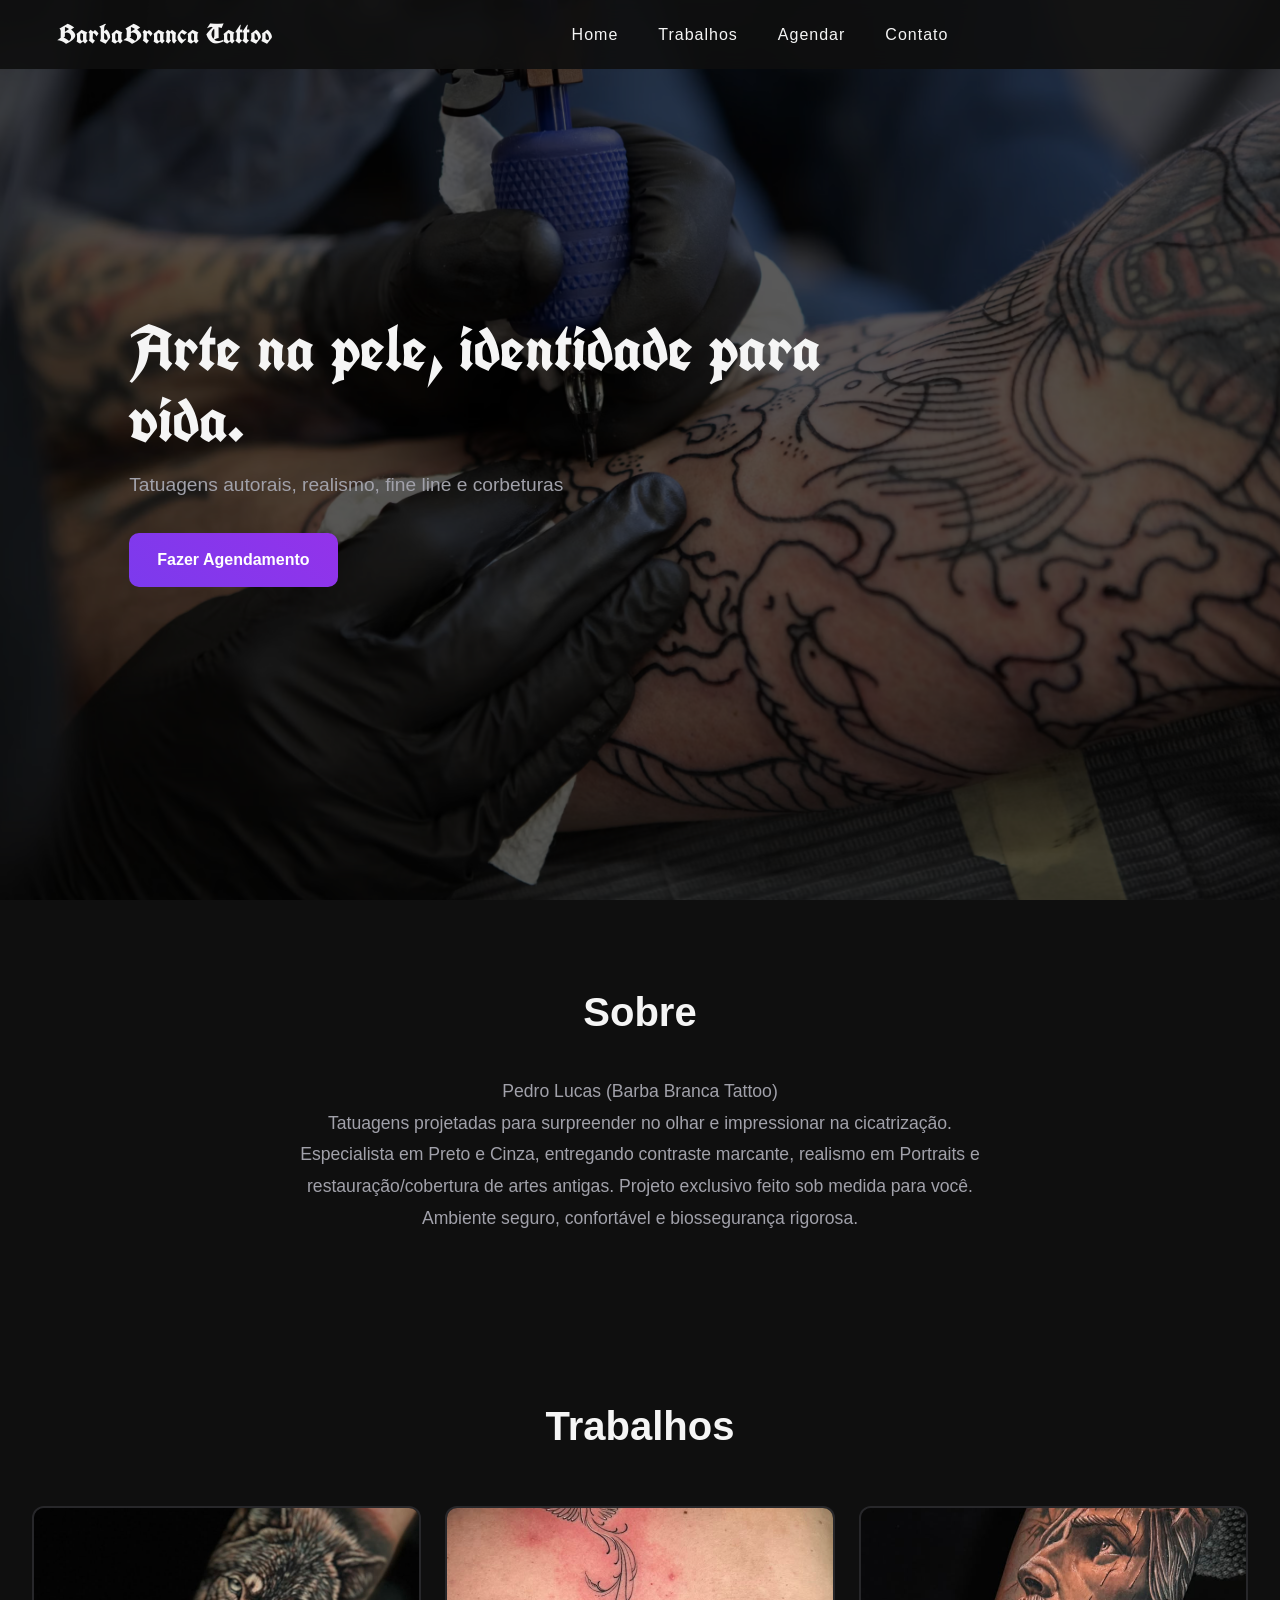
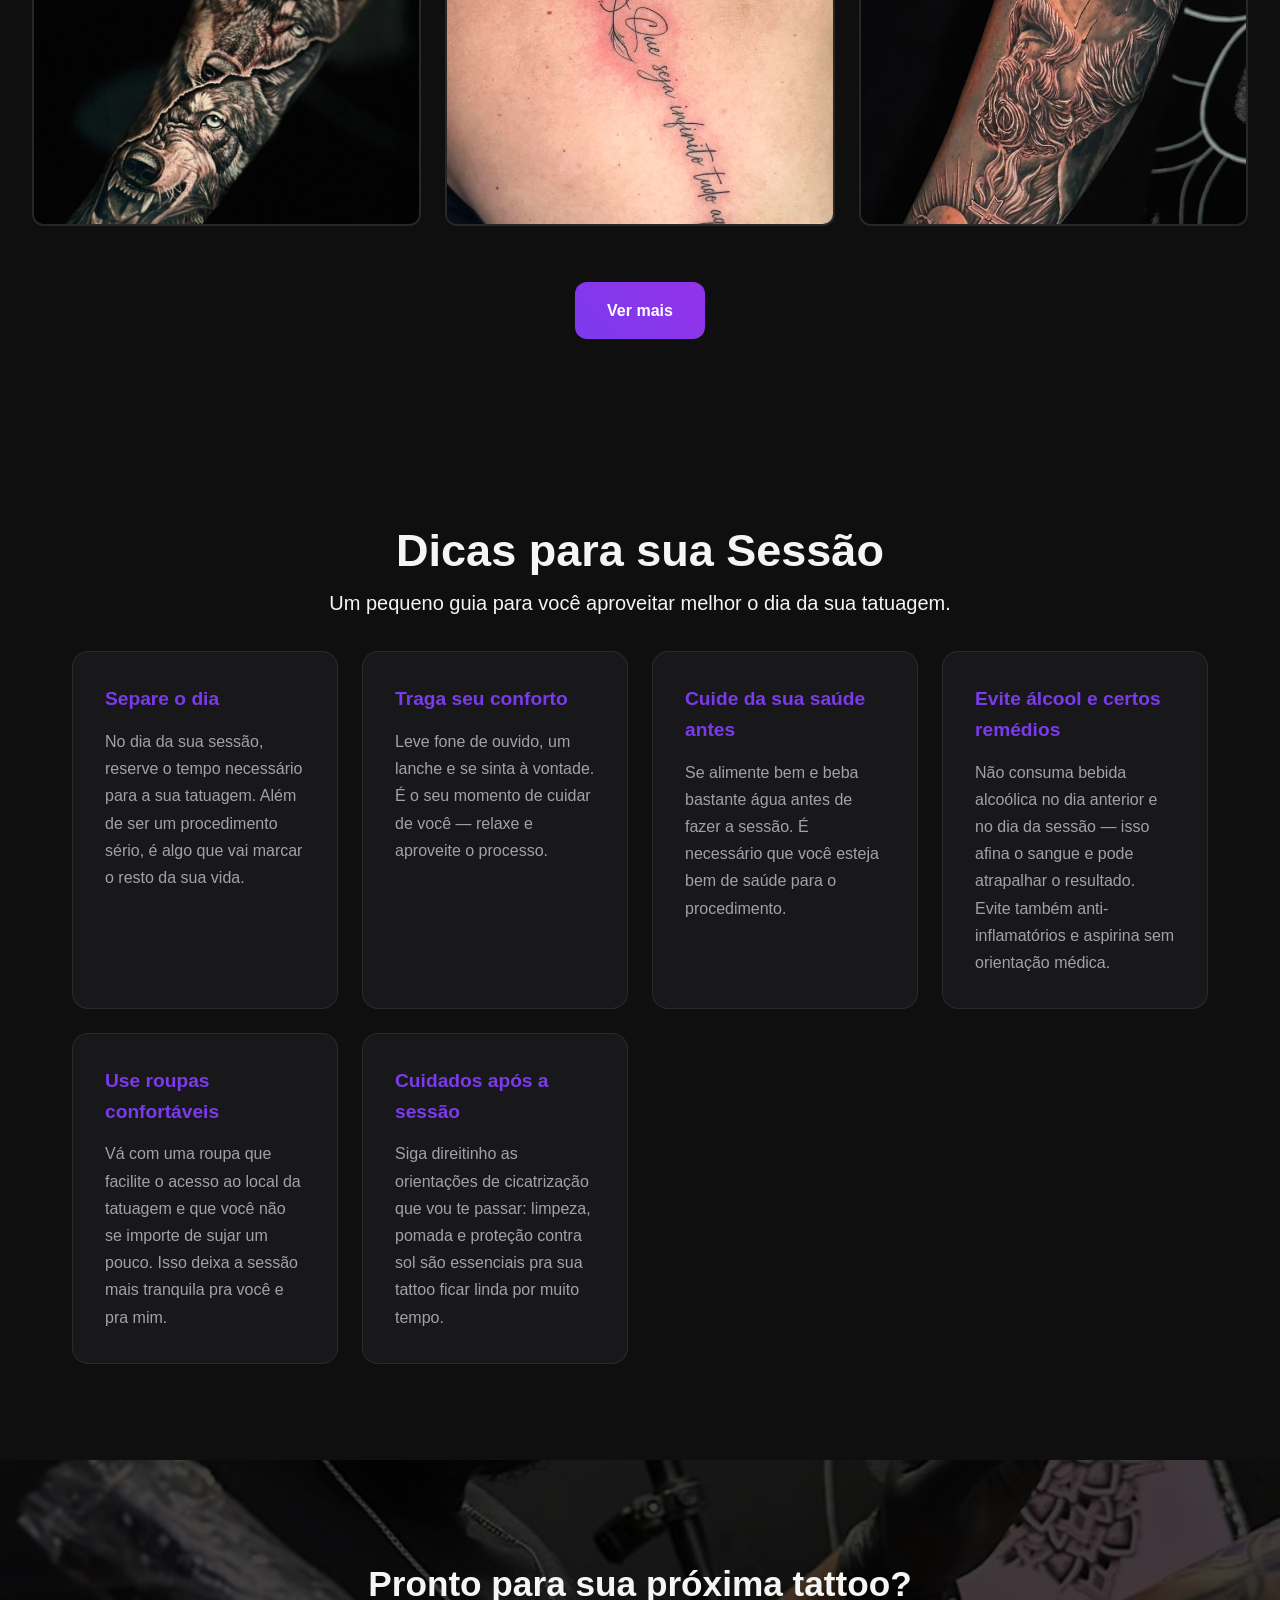
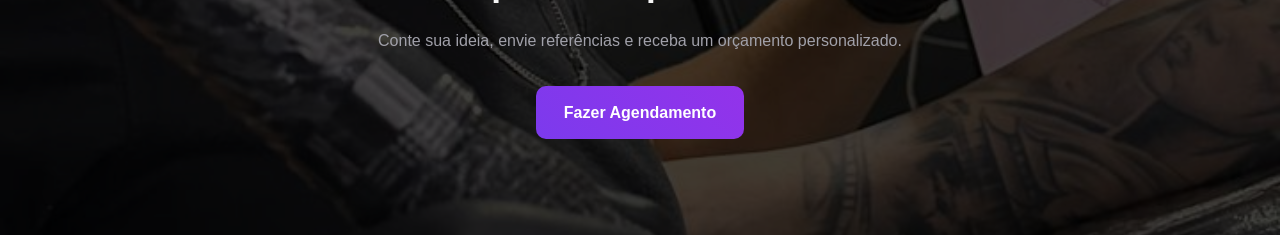
<file: index.html>
<!DOCTYPE html>
<html lang="pt-br">
<head>
<meta charset="UTF-8">
<meta name="viewport" content="width=device-width, initial-scale=1.0">
<title>BarbaBranca Tattoo</title>
<link rel="stylesheet" href="style.css">
</head>

<body>

<nav class="navbar">
  <div class="logo">BarbaBranca Tattoo</div>


  <ul class="menu" id="menu">
    <li><a href="index.html">Home</a></li>
    <li><a href="trabalhos.html">Trabalhos</a></li>
    <li><a href="agendamento.html">Agendar</a></li>
    <!-- <li><a href="dicas.html">Dicas</a></li> -->
    <li><a href="contato.html">Contato</a></li>
  </ul>
</nav>

<header class="hero">
  <div class="hero-overlay"></div>

  <div class="hero-conteudo">
    <h1>Arte na pele, identidade para vida.</h1>
    <p>Tatuagens autorais, realismo, fine line e corbeturas</p>

    <a href="agendamento.html" class="botao-hero">
      Fazer Agendamento
    </a>
  </div>
</header>

<section class="sobre" id="sobre">
  <h2>Sobre</h2>
  <p>
    Pedro Lucas (Barba Branca Tattoo) <br>

Tatuagens projetadas para surpreender no olhar e impressionar na cicatrização.

Especialista em Preto e Cinza, entregando contraste marcante, realismo em Portraits e restauração/cobertura de artes antigas.
Projeto exclusivo feito sob medida para você.

Ambiente seguro, confortável e biossegurança rigorosa.
  </p>
</section>

<section class="galeria" id="galeria">
  <h2>Trabalhos</h2>

  <div class="galeria-imagens">
    <div class="img-item"><img src="img/realismo18.jpeg"></div>
    <div class="img-item"><img src="img/delicada12.jpeg"></div>
    <div class="img-item"><img src="img/cobertura8.jpeg"></div>
  </div>

  <div class="galeria-botao">
    <a href="trabalhos.html" class="botao-trabalhos">Ver mais</a>
  </div>
</section>

<section class="container">

        <div class="pagina-topo">
            <h1 class="centro">Dicas para sua Sessão</h1>
            <p id="centro">
                Um pequeno guia para você aproveitar melhor o dia da sua tatuagem.
            </p>
        </div>

        <div class="dicas-lista">

            <div class="dica-card">
                <h3>Separe o dia</h3>
                <p>
                    No dia da sua sessão, reserve o tempo necessário para a sua tatuagem.
                    Além de ser um procedimento sério, é algo que vai marcar o resto da sua vida.
                </p>
            </div>

            <div class="dica-card">
                <h3>Traga seu conforto</h3>
                <p>
                    Leve fone de ouvido, um lanche e se sinta à vontade. É o seu momento
                    de cuidar de você — relaxe e aproveite o processo.
                </p>
            </div>

            <div class="dica-card">
                <h3>Cuide da sua saúde antes</h3>
                <p>
                    Se alimente bem e beba bastante água antes de fazer a sessão.
                    É necessário que você esteja bem de saúde para o procedimento.
                </p>
            </div>
            <div class="dica-card">
                <h3>Evite álcool e certos remédios</h3>
                <p>
                    Não consuma bebida alcoólica no dia anterior e no dia da sessão — isso afina o sangue
                    e pode atrapalhar o resultado. Evite também anti-inflamatórios e aspirina sem orientação médica.
                </p>
            </div>

            <div class="dica-card">
                <h3>Use roupas confortáveis</h3>
                <p>
                    Vá com uma roupa que facilite o acesso ao local da tatuagem e que você não se importe
                    de sujar um pouco. Isso deixa a sessão mais tranquila pra você e pra mim.
                </p>
            </div>

            <div class="dica-card">
                <h3>Cuidados após a sessão</h3>
                <p>
                    Siga direitinho as orientações de cicatrização que vou te passar: limpeza, pomada e
                    proteção contra sol são essenciais pra sua tattoo ficar linda por muito tempo.
                </p>
            </div>

        </div>

    </section>

<section class="agendamento" id="agendamento">

    <h2>Pronto para sua próxima tattoo?</h2>

    <p>
        Conte sua ideia, envie referências e receba um orçamento personalizado.
    </p>

    <a href="agendamento.html" class="botao-agendar">
        Fazer Agendamento
    </a>

</section>

 <button id="btn-topo" aria-label="Voltar ao topo">↑</button>

<script src="script.js"></script>
</body>
</html>
</file>
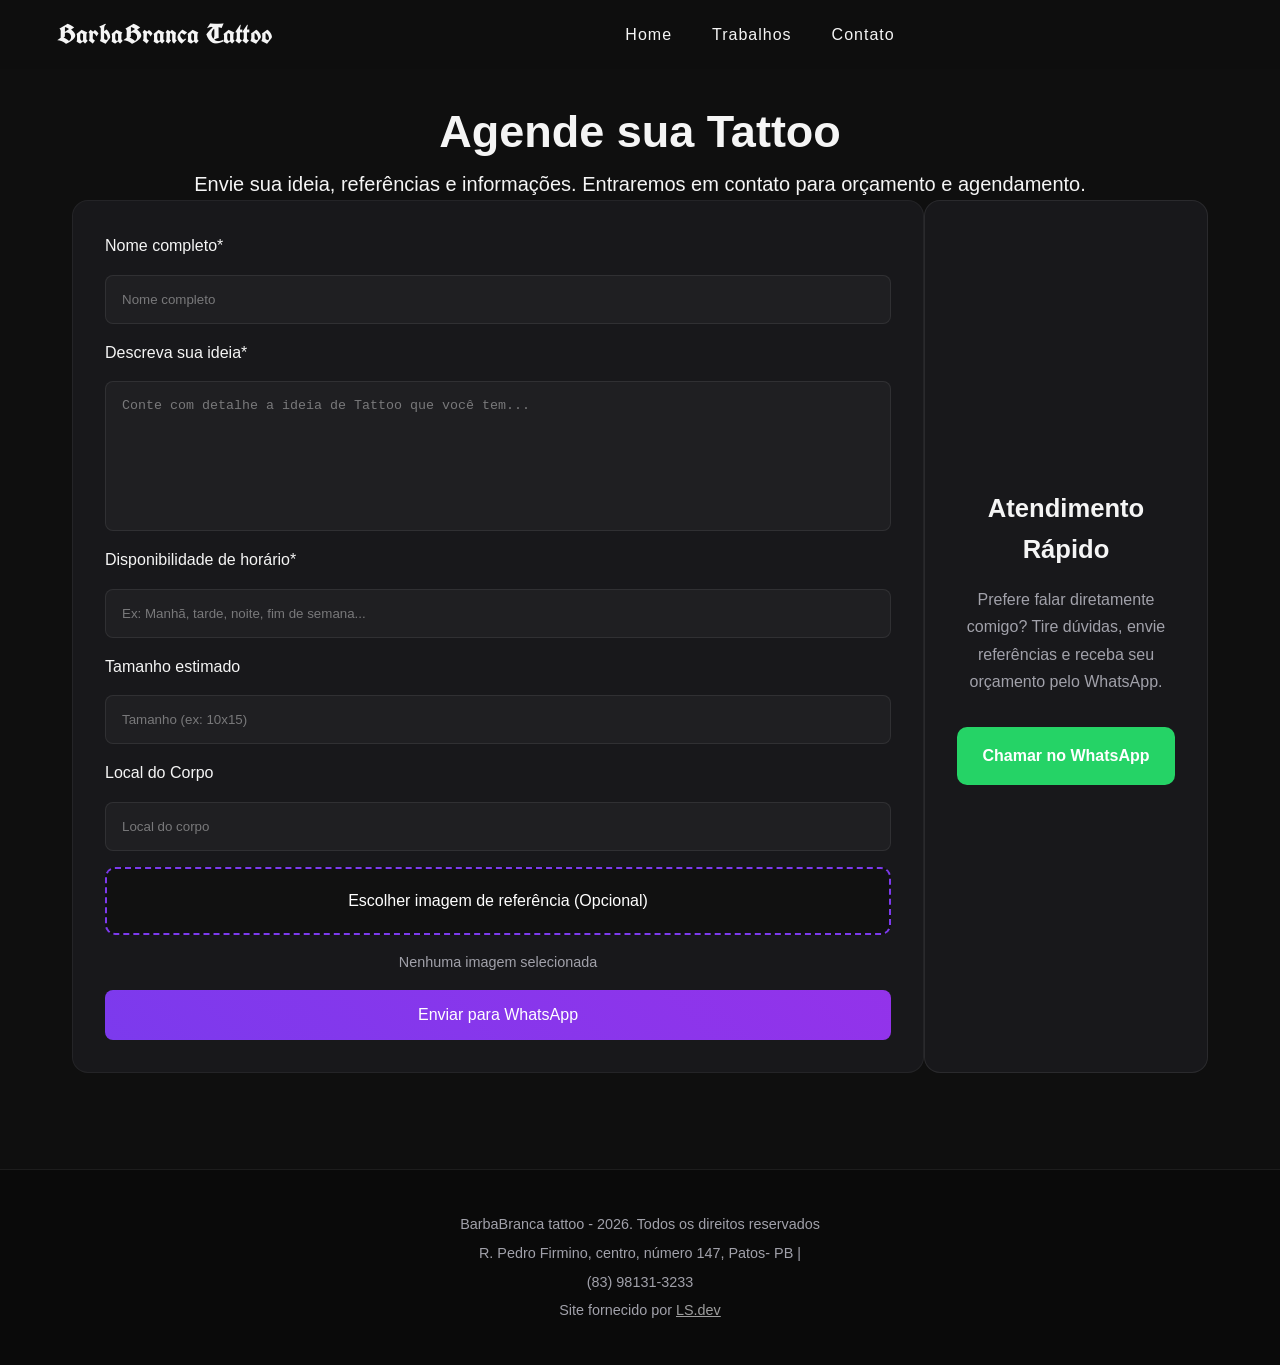
<file: agendamento.html>
<!DOCTYPE html>
<html lang="pt-br">
<head>
<meta charset="UTF-8">
<meta name="viewport" content="width=device-width, initial-scale=1.0">
<title>Agendamentos</title>
<link rel="stylesheet" href="style.css">
</head>

<body>

<nav class="navbar">
    <div class="logo">BarbaBranca Tattoo</div>


    <ul class="menu" id="menu">
        <li><a href="index.html">Home</a></li>
        <li><a href="trabalhos.html">Trabalhos</a></li>
        
        <li><a href="contato.html">Contato</a></li>
    </ul>
</nav>


<section class="container">



    <div class="pagina-topo">
    <h1 class="centro">Agende sua Tattoo</h1>

    <p id="centro">
        Envie sua ideia, referências e informações.
        Entraremos em contato para orçamento e agendamento.
    </p>
</div>
    <div class="agendamento-container">

      
        <!-- FORMULÁRIO -->
        <form id="form-agendamento">

            <label>Nome completo*</label>
            <input
                type="text"
                id="nome"
                placeholder="Nome completo"
                required
            >

            <label>Descreva sua ideia*</label>
            <textarea
                id="descricao"
                placeholder="Conte com detalhe a ideia de Tattoo que você tem..."
            ></textarea>

              <label>Disponibilidade de horário*</label>
            <input
                type="text"
                id="tamanho"
                placeholder="Ex: Manhã, tarde, noite, fim de semana... "
            >

            <label>Tamanho estimado</label>
            <input
                type="text"
                id="tamanho"
                placeholder="Tamanho (ex: 10x15)"
            >

            <label>Local do Corpo</label>
            <input
                type="text"
                id="local"
                placeholder="Local do corpo"
            >

            <label class="upload-label" for="referencia">
                Escolher imagem de referência (Opcional)
            </label>

            <input
                type="file"
                id="referencia"
                accept="image/*"
                hidden
            >

            <p id="nome-arquivo">
                Nenhuma imagem selecionada
            </p>

            <button type="submit">
                Enviar para WhatsApp
            </button>

        </form>

        <!-- CARD WHATSAPP -->
        <div class="whatsapp-box">

            <h3>Atendimento Rápido</h3>

            <p>
                Prefere falar diretamente comigo?
                Tire dúvidas, envie referências e receba seu orçamento pelo WhatsApp.
            </p>

            <a
                href="https://wa.me/5583981313233"
                target="_blank"
                class="botao-whatsapp-direto"
            >
                 Chamar no WhatsApp
            </a>

        </div>

    </div>

</section>

<footer>

    BarbaBranca tattoo - 2026. Todos os direitos reservados <br>
    R. Pedro Firmino, centro, número 147,  Patos- PB | <br>
    (83) 98131-3233 <br>
    Site fornecido por <a href="https://www.instagram.com/lucas_soaresdf/">LS.dev</a>

  </footer>

   <button id="btn-topo" aria-label="Voltar ao topo">↑</button>

<script src="script.js"></script>

</body>
</html>
</file>
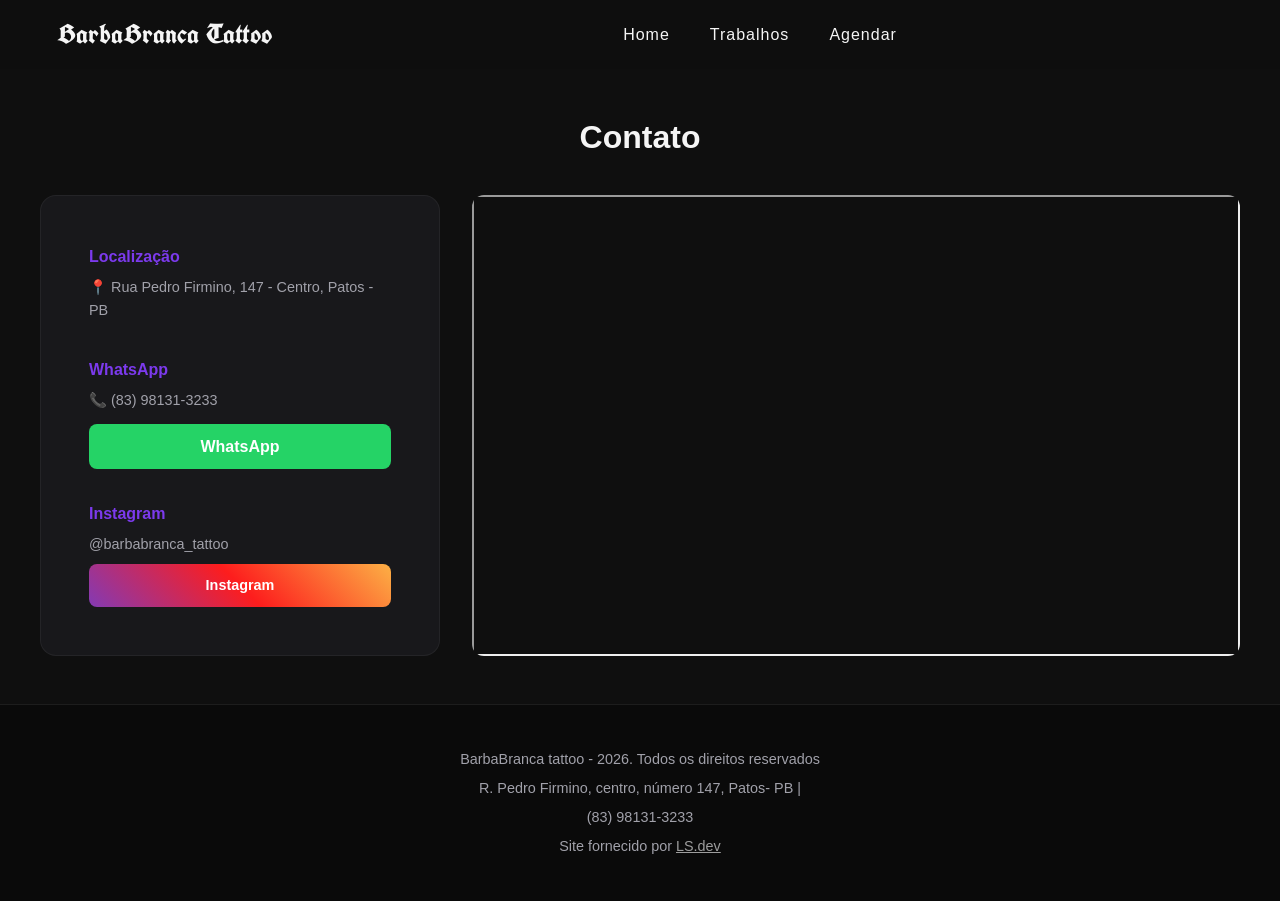
<file: contato.html>
<!DOCTYPE html>
<html lang="pt-br">

<head>
    <meta charset="UTF-8">
    <meta name="viewport" content="width=device-width, initial-scale=1.0">
    <title>Contato</title>
    <link rel="stylesheet" href="style.css">
</head>

<body>

    <nav class="navbar">
        <div class="logo">BarbaBranca Tattoo</div>

        <ul class="menu" id="menu">
            <li><a href="index.html">Home</a></li>
            <li><a href="trabalhos.html">Trabalhos</a></li>
            <li><a href="agendamento.html">Agendar</a></li>

        </ul>
    </nav>

    <section class="pagina-contato">

        <h1>Contato</h1>

        <div class="contato-layout">

            <div class="informacoes">

                <div class="info-item">
                    <h2>Localização</h2>
                    <p>
                    <p>📍 Rua Pedro Firmino, 147 - Centro, Patos - PB</p>
                    </p>
                </div>

                <div class="info-item">
                    <h2>WhatsApp</h2>
                    <p>📞 (83) 98131-3233</p>

                    <a class="botao-whatsapp" href="https://wa.me/5583981313233" target="_blank">
                        WhatsApp
                    </a>
                </div>

                <div class="info-item">
                    <h2>Instagram</h2>
                    <p>@barbabranca_tattoo</p>

                    <a class="botao-instagram" href="https://instagram.com/barbabranca_tattoo" target="_blank">
                        Instagram
                    </a>
                </div>

            </div>

            <div class="mapa">
                <iframe
                    src="https://www.google.com/maps?q=Rua+Doutor+Pedro+Firmino,+147,+Centro,+Patos+-+PB,+58700-070&output=embed"
                    allowfullscreen="" loading="lazy">
                </iframe>
            </div>

        </div>

    </section>

    <footer>

        BarbaBranca tattoo - 2026. Todos os direitos reservados <br>
        R. Pedro Firmino, centro, número 147, Patos- PB | <br>
        (83) 98131-3233 <br>
        Site fornecido por <a href="https://www.instagram.com/lucas_soaresdf/">LS.dev</a>

    </footer>

   

    <script src="script.js"></script>
</body>

</html>
</file>
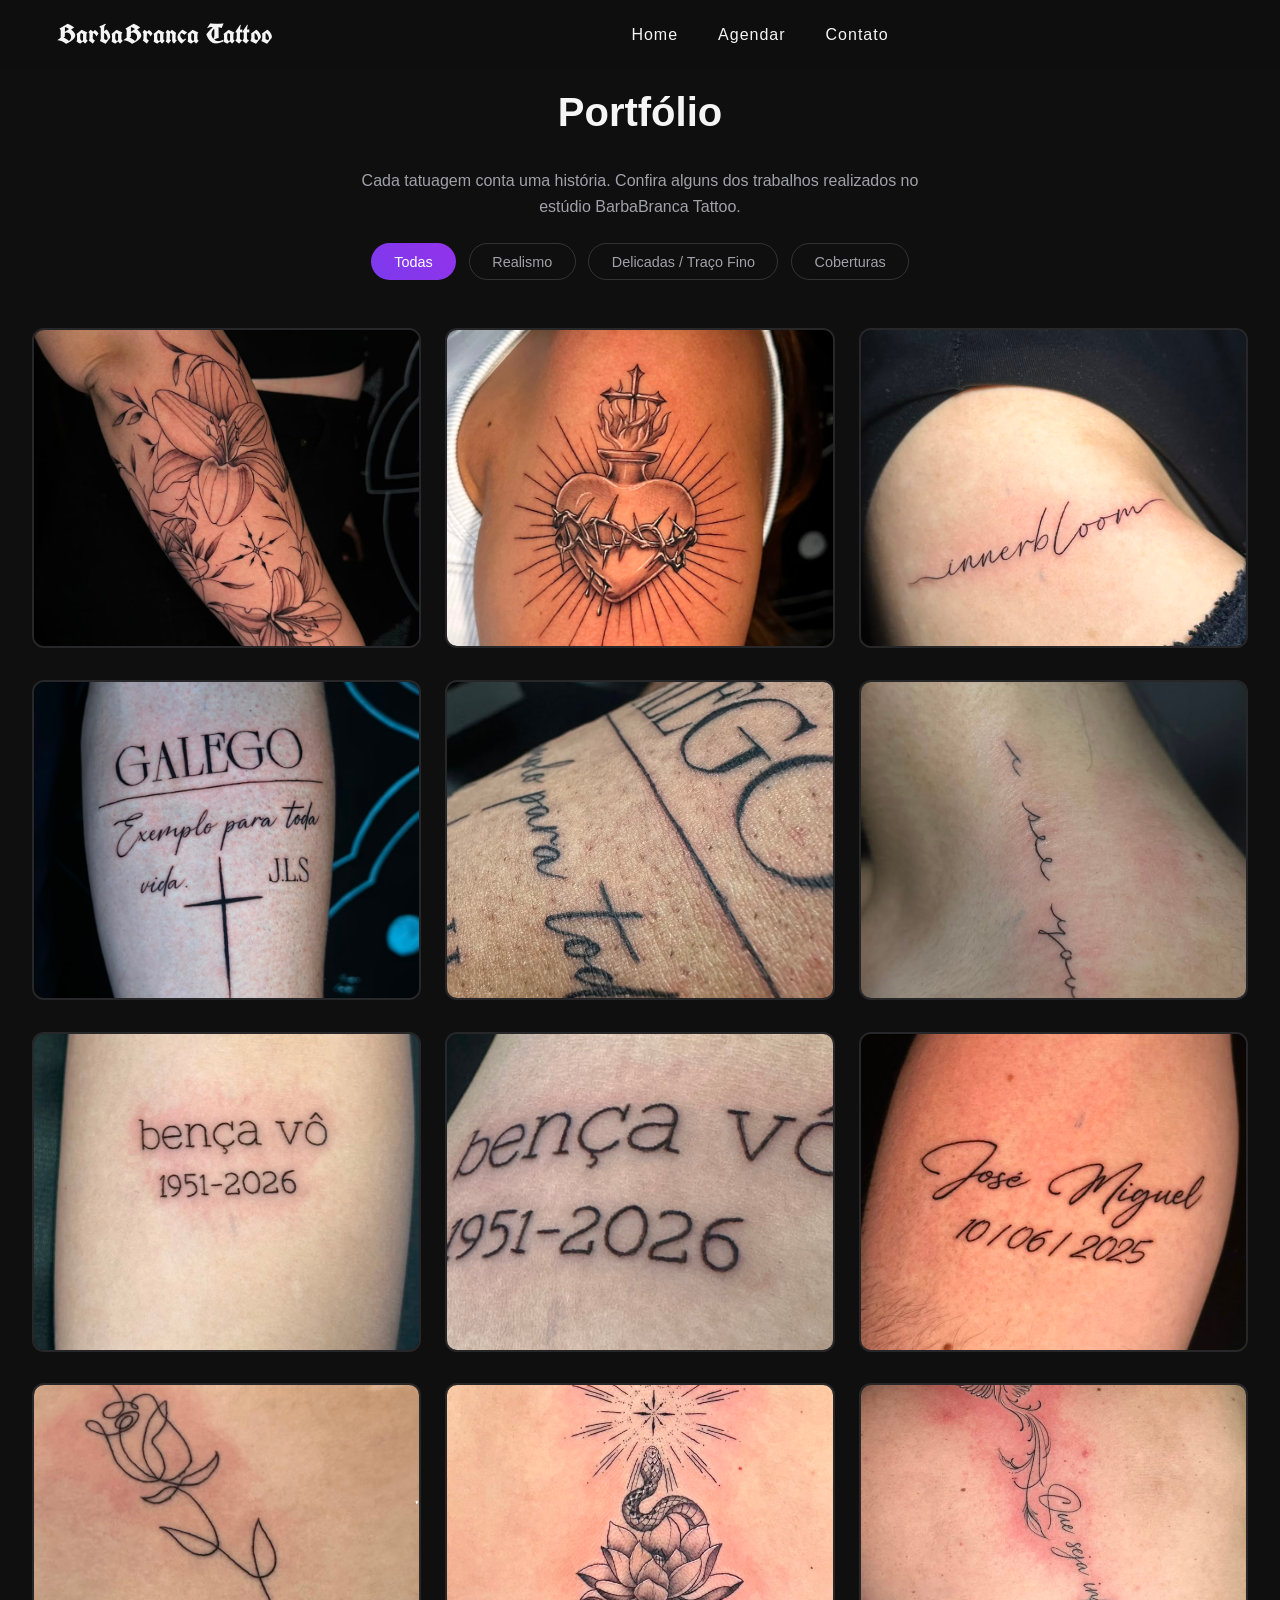
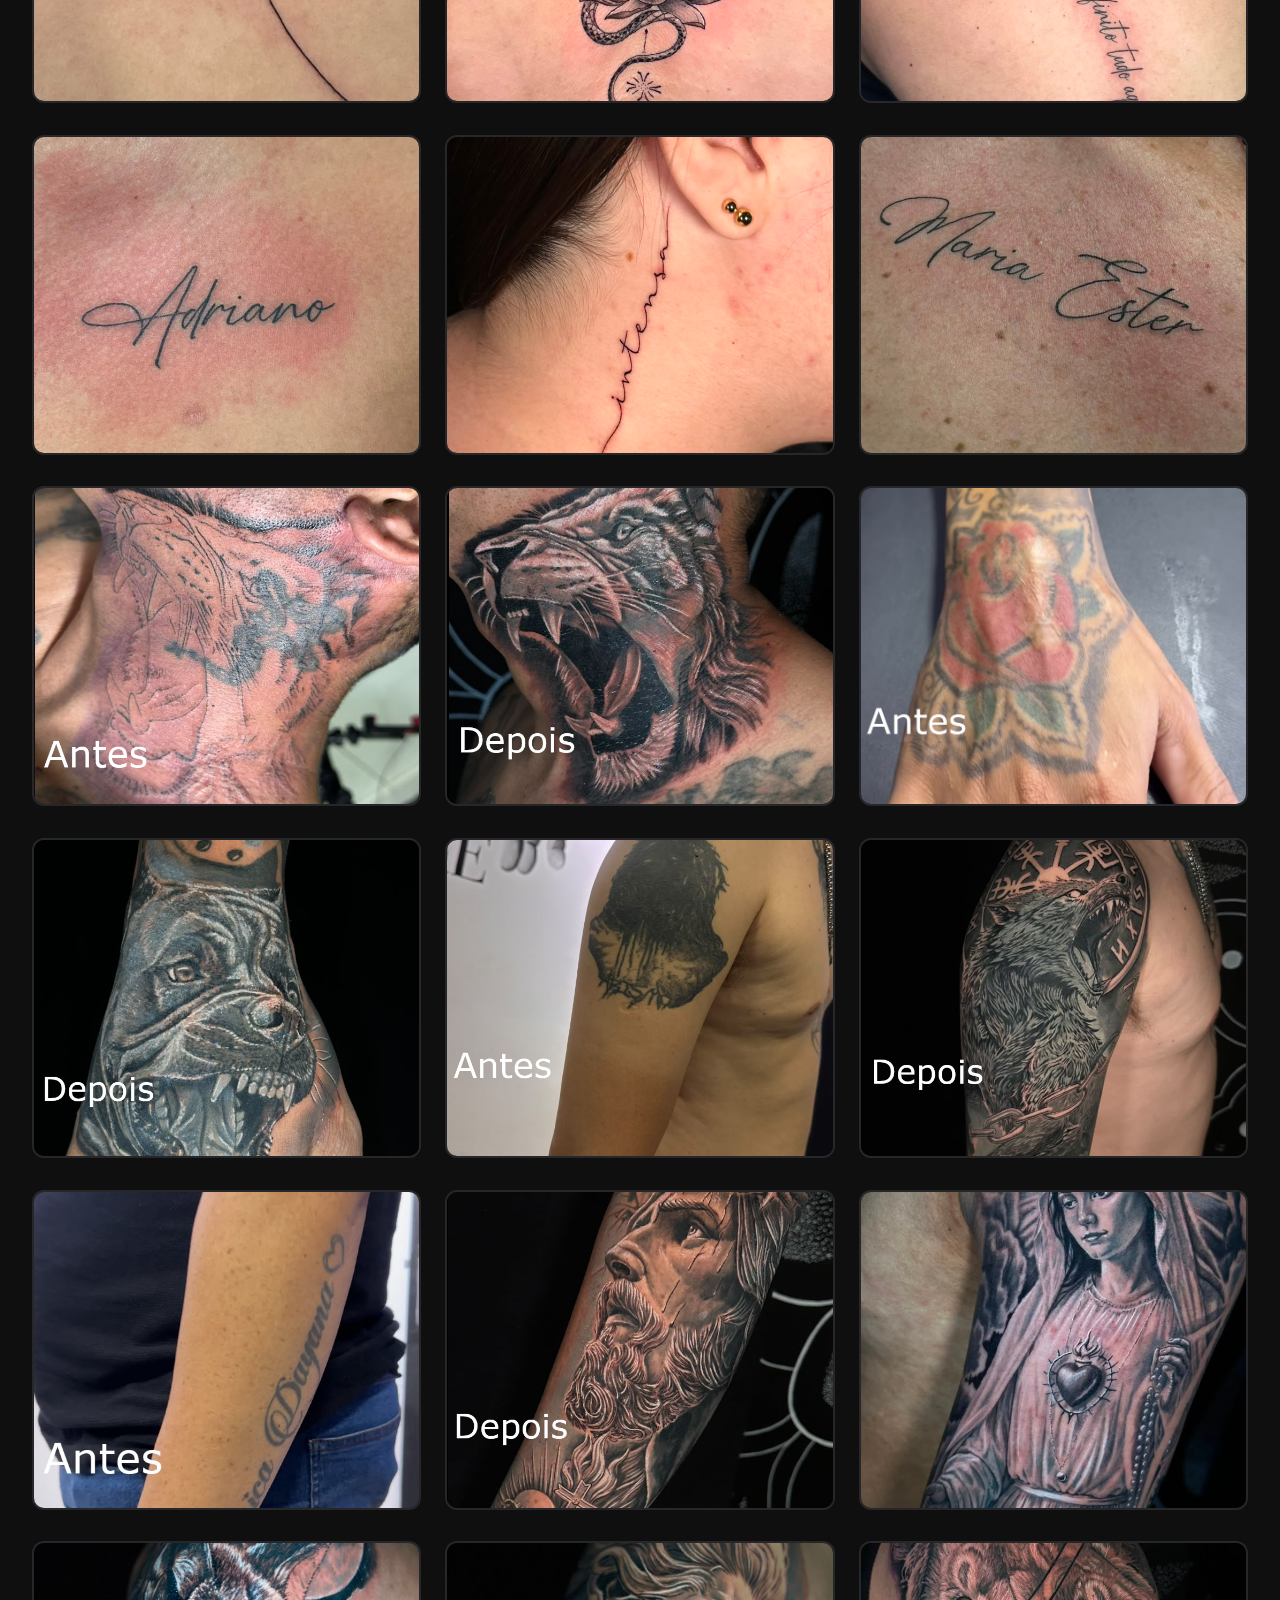
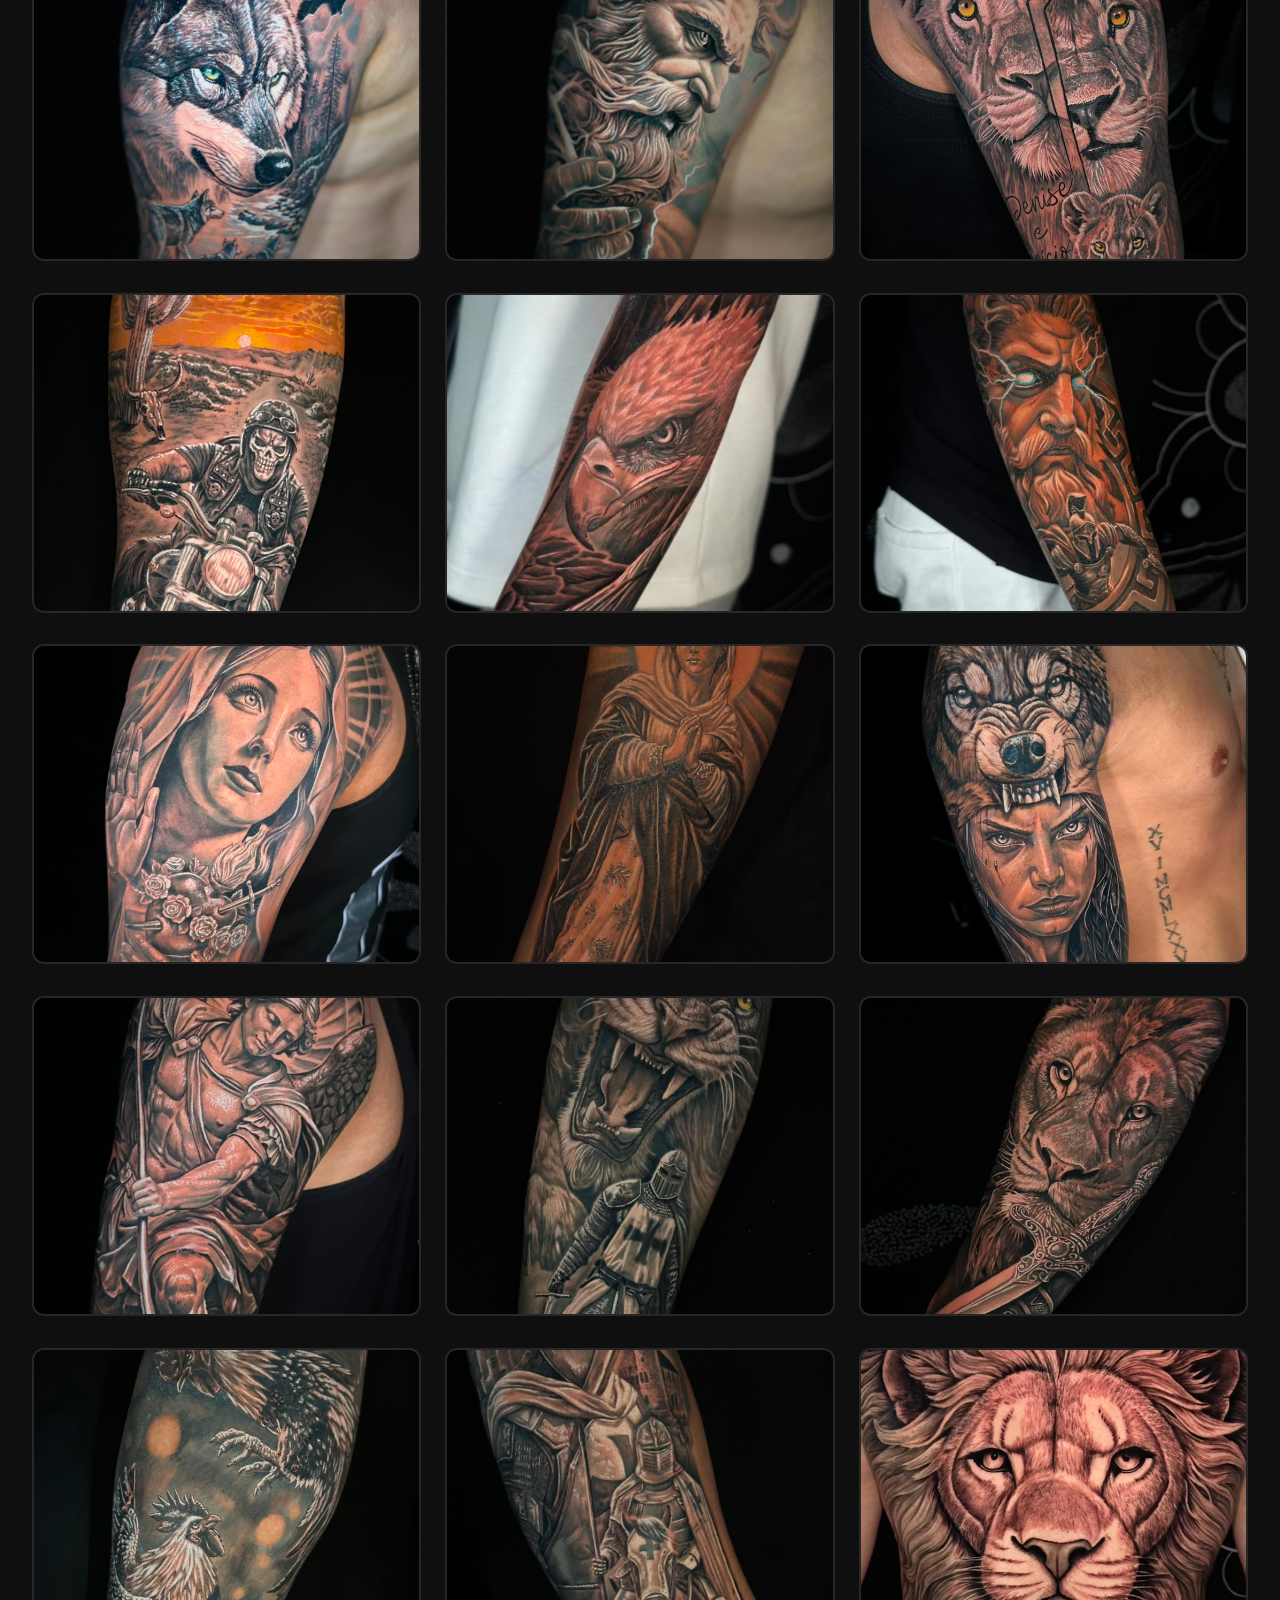
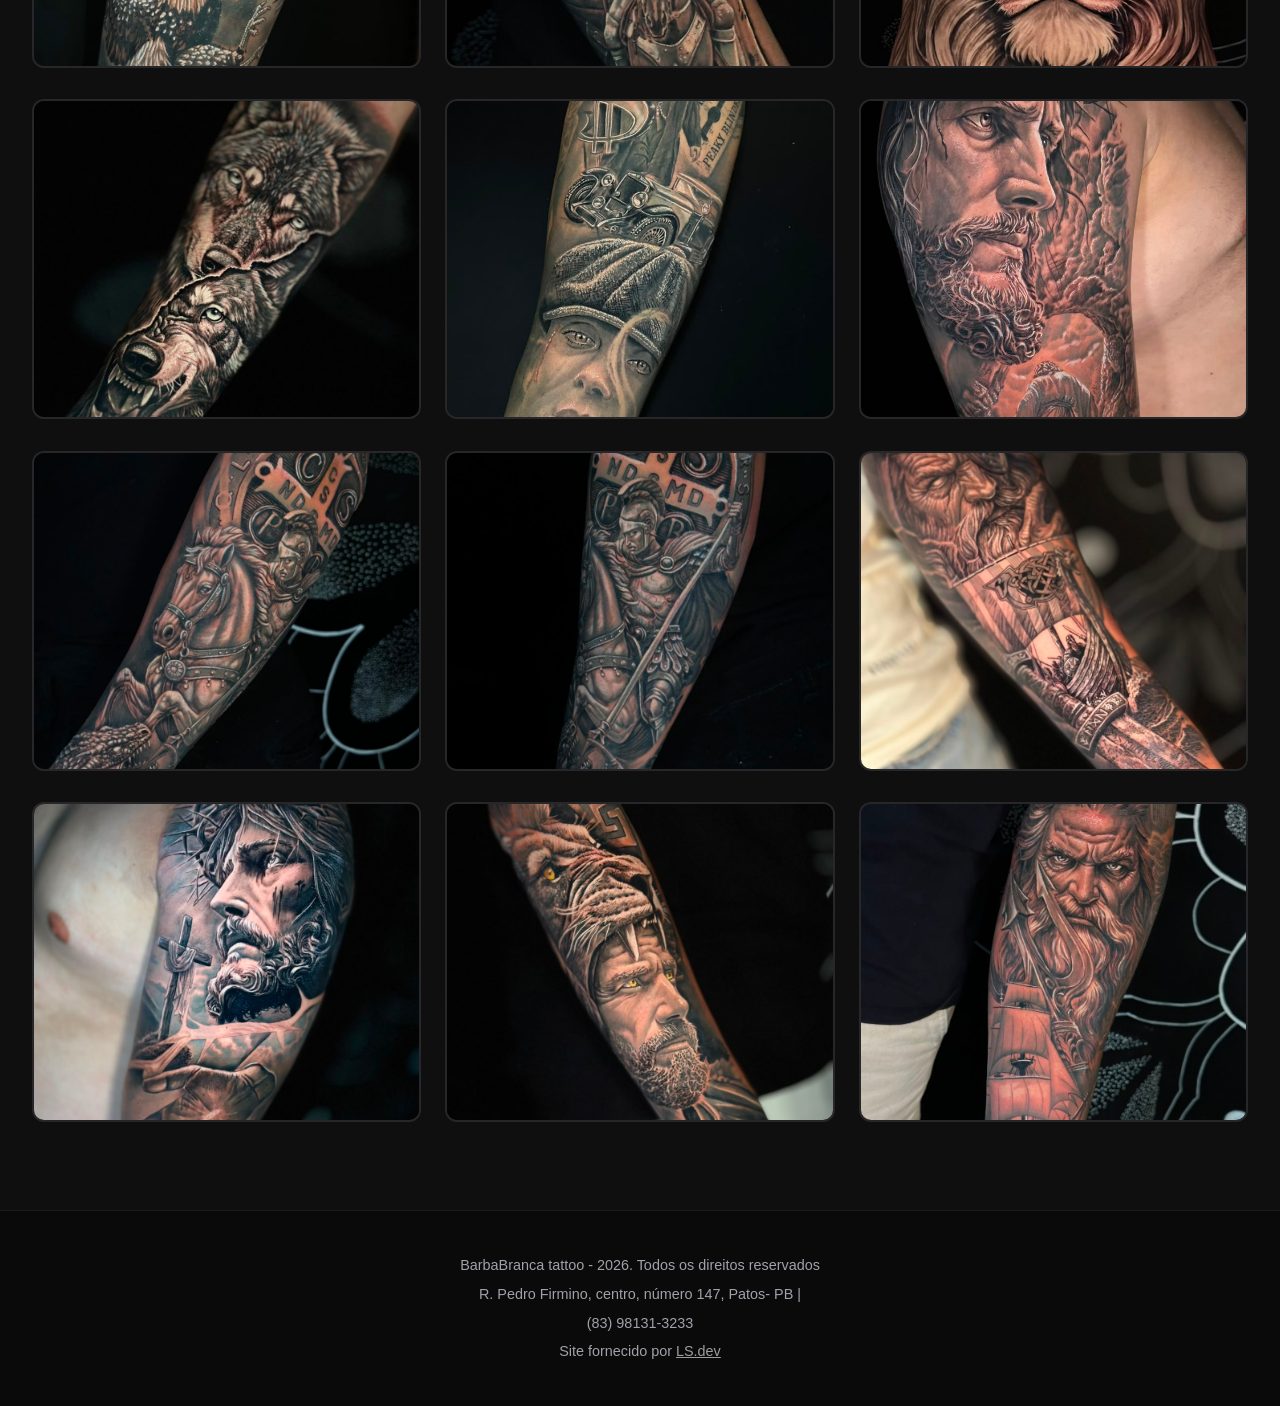
<file: trabalhos.html>
<!DOCTYPE html>
<html lang="pt-br">

<head>
  <meta charset="UTF-8">
  <meta name="viewport" content="width=device-width, initial-scale=1.0">
  <title>Trabalhos</title>
  <link rel="stylesheet" href="style.css">
</head>

<body>

  <nav class="navbar">
    <div class="logo">BarbaBranca Tattoo</div>

    <ul class="menu" id="menu">
      <li><a href="index.html">Home</a></li>
      <li><a href="agendamento.html">Agendar</a></li>

      <li><a href="contato.html">Contato</a></li>
    </ul>
  </nav>

  <section class="galeria">

    <h2>Portfólio</h2>

    <p class="subtitulo-trabalhos">
      Cada tatuagem conta uma história. Confira alguns dos trabalhos realizados no estúdio BarbaBranca Tattoo.
    </p>



    <div class="filtro-categorias" id="filtro-categorias">
      <button class="filtro-btn ativo" data-filtro="todas">Todas</button>
      <button class="filtro-btn" data-filtro="realismo">Realismo</button>
      <button class="filtro-btn" data-filtro="delicadas">Delicadas / Traço Fino</button>
      <button class="filtro-btn" data-filtro="coberturas">Coberturas</button>
      <!-- <button class="filtro-btn" data-filtro="blackwork">Blackwork</button> -->
    </div>

    <div class="galeria-imagens" id="galeria-imagens">
      <!-- tattoos delicas primeiro ne bb -->
      <div class="img-item" data-categoria="delicadas"><img src="img/delicada1.jpeg"></div>
      <div class="img-item" data-categoria="delicadas"><img src="img/delicada2.jpeg"></div>
      <div class="img-item" data-categoria="delicadas"><img src="img/delicada3.jpeg"></div>
      <div class="img-item" data-categoria="delicadas"><img src="img/delicada4.jpeg"></div>
      <div class="img-item" data-categoria="delicadas"><img src="img/delicada5.jpeg"></div>
      <div class="img-item" data-categoria="delicadas"><img src="img/delicada6.jpeg"></div>
      <div class="img-item" data-categoria="delicadas"><img src="img/delicada7.jpeg"></div>
      <div class="img-item" data-categoria="delicadas"><img src="img/delicada8.jpeg"></div>
      <div class="img-item" data-categoria="delicadas"><img src="img/delicada9.jpeg"></div>
      <div class="img-item" data-categoria="delicadas"><img src="img/delicada10.jpeg"></div>
      <div class="img-item" data-categoria="delicadas"><img src="img/delicada11.jpeg"></div>
      <div class="img-item" data-categoria="delicadas"><img src="img/delicada12.jpeg"></div>
      <div class="img-item" data-categoria="delicadas"><img src="img/delicada13.jpeg"></div>
      <div class="img-item" data-categoria="delicadas"><img src="img/delicada14.jpeg"></div>
      <div class="img-item" data-categoria="delicadas"><img src="img/delicada15.jpeg"></div>


      <!-- em seguida as coberturas ta ok -->

      <div class="img-item" data-categoria="coberturas"><img src="img/cobertura1.png"></div>
      <div class="img-item" data-categoria="coberturas"><img src="img/cobertura2.jpeg"></div>
      <div class="img-item" data-categoria="coberturas"><img src="img/cobertura3.jpeg"></div>
      <div class="img-item" data-categoria="coberturas"><img src="img/cobertura4.jpeg"></div>
      <div class="img-item" data-categoria="coberturas"><img src="img/cobertura5.jpeg"></div>
      <div class="img-item" data-categoria="coberturas"><img src="img/cobertura6.jpeg"></div>
      <div class="img-item" data-categoria="coberturas"><img src="img/cobertura77.jpeg"></div>
      <div class="img-item" data-categoria="coberturas"><img src="img/cobertura88.jpeg"></div>

      <!-- agora realismo  -->

      <div class="img-item" data-categoria="realismo"><img src="img/realismo1.jpeg"></div>
      <div class="img-item" data-categoria="realismo"><img src="img/realismo2.jpeg"></div>
      <div class="img-item" data-categoria="realismo"><img src="img/realismo3.jpeg"></div>
      <div class="img-item" data-categoria="realismo"><img src="img/realismo4.jpeg"></div>
      <div class="img-item" data-categoria="realismo"><img src="img/realismo5.jpeg"></div>

      <div class="img-item" data-categoria="realismo"><img src="img/realismo7.jpeg"></div>
      <div class="img-item" data-categoria="realismo"><img src="img/realismo8.jpeg"></div>
      <div class="img-item" data-categoria="realismo"><img src="img/realismo9.jpeg"></div>
      <div class="img-item" data-categoria="realismo"><img src="img/realismo10.jpeg"></div>
      <div class="img-item" data-categoria="realismo"><img src="img/realismo11.jpeg"></div>
      <div class="img-item" data-categoria="realismo"><img src="img/realismo12.jpeg"></div>
      <div class="img-item" data-categoria="realismo"><img src="img/realismo13.jpeg"></div>
      <div class="img-item" data-categoria="realismo"><img src="img/realismo14.jpeg"></div>
      <div class="img-item" data-categoria="realismo"><img src="img/realismo15.jpeg"></div>
      <div class="img-item" data-categoria="realismo"><img src="img/realismo16.jpeg"></div>
      <div class="img-item" data-categoria="realismo"><img src="img/realismo17.jpeg"></div>
      <div class="img-item" data-categoria="realismo"><img src="img/realismo18.jpeg"></div>
      <div class="img-item" data-categoria="realismo"><img src="img/realismo19.jpeg"></div>
      <div class="img-item" data-categoria="realismo"><img src="img/realismo20.jpeg"></div>
      <div class="img-item" data-categoria="realismo"><img src="img/realismo21.jpeg"></div>
      <div class="img-item" data-categoria="realismo"><img src="img/realismo22.jpeg"></div>
      <div class="img-item" data-categoria="realismo"><img src="img/realismo23.jpeg"></div>
      <div class="img-item" data-categoria="realismo"><img src="img/realismo24.jpeg"></div>
      <div class="img-item" data-categoria="realismo"><img src="img/realismo25.jpeg"></div>
      <div class="img-item" data-categoria="realismo"><img src="img/realismo26.jpeg"></div>


    </div>

  </section>

  <footer>

    BarbaBranca tattoo - 2026. Todos os direitos reservados <br>
    R. Pedro Firmino, centro, número 147, Patos- PB | <br>
    (83) 98131-3233 <br>
    Site fornecido por <a href="https://www.instagram.com/lucas_soaresdf/">LS.dev</a>

  </footer>

  <button id="btn-topo" aria-label="Voltar ao topo">↑</button>

  <script src="script.js"></script>
</body>

</html>
</file>
<file: style.css>
@import url('https://fonts.googleapis.com/css2?family=UnifrakturCook:wght@700&display=swap');

.menu-mobile {
    display: none !important;
}

@media (max-width: 900px) {

    .contato-layout {
        grid-template-columns: 1fr;
    }

    .mapa iframe {
        min-height: 250px;
    }

    .pagina-contato {
        padding-top: 9rem;
    }
}

* {
    margin: 0;
    padding: 0;
    box-sizing: border-box;
}

:root {
    --primaria: #0f0f0f;
    --secundaria: #7c3aed;
    --claro: #f5f5f5;
    --cinza: #a1a1aa;
    --card: #18181b;
}

body {
    background: var(--primaria);
    color: var(--claro);
    font-family: Arial, sans-serif;
    line-height: 1.6;
}

html {
    scroll-behavior: smooth;
}

section {
    scroll-margin-top: 100px;
}

.navbar {
    position: fixed;
    top: 0;
    width: 100%;
    background: rgba(15, 15, 15, 0.9);
    backdrop-filter: blur(10px);
    padding: 0.8rem 2rem;
    display: grid;
    grid-template-columns: auto 1fr;
    align-items: center;
    z-index: 1000;
}

.logo {
    justify-self: start;
    margin-left: 25px;
    font-size: 1.7rem;
    font-family: 'UnifrakturCook', cursive;
}

.menu {
    display: flex;
    justify-content: center;
    align-items: center;
    gap: 2.5rem;
    list-style: none;
    margin: 0 auto;
}

.menu a {
    text-decoration: none;
    color: var(--claro);
    font-size: 1rem;
    font-weight: 500;
    letter-spacing: 1px;
    transition: 0.3s ease;
    position: relative;
}

.menu a::after {
    content: '';
    position: absolute;
    left: 0;
    bottom: -5px;
    width: 0%;
    height: 2px;
    background: var(--secundaria);
    transition: 0.3s ease;
}

.menu a:hover::after {
    width: 100%;
}

.menu a:hover {
    color: var(--secundaria);
}

.cabecalho {
    min-height: 100vh;
    display: flex;
    justify-content: center;
    align-items: center;
    flex-direction: column;
    text-align: center;
    padding: 2rem;
    padding-top: 120px;
}



.cabecalho p {
    color: var(--cinza);
    font-size: 1.2rem;
}



.sobre-container {
    display: flex;
    align-items: center;
    justify-content: center;
    gap: 4rem;
    max-width: 1200px;
    margin: auto;
}

.sobre-imagem img {
    width: 420px;
    height: 320px;
    object-fit: cover;
    border-radius: 16px;
    border: 2px solid rgba(255, 255, 255, 0.08);
    box-shadow: 0 10px 30px rgba(0, 0, 0, 0.4);
}

.sobre-texto {
    max-width: 500px;
}

.sobre-texto p {
    color: var(--cinza);
    line-height: 1.8;
    font-size: 1.05rem;
}

@media (max-width: 900px) {

    .sobre-container {
        flex-direction: column;
    }

    .sobre-imagem img {
        width: 100%;

        height: 280px;
    }

    .sobre-texto {
        text-align: center;
    }
}

.sobre {
    padding: 5rem 2rem;
    text-align: center;
}

.sobre h2 {
    font-size: 2.5rem;
    margin-bottom: 2rem;
}

.sobre p {
    max-width: 700px;
    margin: auto;
    color: var(--cinza);
    font-size: 1.1rem;
    line-height: 1.8;
}


.galeria {
    padding: 5rem 2rem;
}

.galeria h2 {
    text-align: center;
    font-size: 2.5rem;
    margin-bottom: 3rem;
}

.filtro-categorias {
    display: flex;
    flex-wrap: wrap;
    justify-content: center;
    gap: 0.8rem;
    margin: -1.5rem auto 3rem;
}

.filtro-btn {
    background: transparent;
    border: 1px solid rgba(255, 255, 255, 0.15);
    color: var(--cinza);
    padding: 0.6rem 1.4rem;
    border-radius: 30px;
    cursor: pointer;
    font-size: 0.9rem;
    font-weight: 500;
    transition: 0.3s ease;
}

.filtro-btn:hover {
    border-color: var(--secundaria);
    color: var(--claro);
}

.filtro-btn.ativo {
    background: linear-gradient(45deg, #7c3aed, #9333ea);
    border-color: transparent;
    color: white;
}

.img-item.escondido {
    display: none;
}

.galeria-imagens {
    display: grid;
    grid-template-columns: repeat(auto-fit, minmax(300px, 1fr));
    gap: 1.5rem;
}

.img-item img {
    width: 100%;
    height: 320px;
    object-fit: cover;
    border-radius: 12px;
    transition: 0.3s ease;
    cursor: pointer;
    border: 2px solid #27272a;
}

.img-item img:hover {
    transform: scale(1.03);

    border-color: var(--secundaria);
}

.galeria-botao {
    display: flex;
    justify-content: center;
    margin-top: 3rem;
}

.botao-trabalhos {
    background: linear-gradient(45deg, #7c3aed, #9333ea);
    color: white;
    text-decoration: none;
    padding: 1rem 2rem;
    border-radius: 12px;
    font-weight: bold;
    transition: 0.3s ease;
}

.botao-trabalhos:hover {
    transform: translateY(-5px);
    box-shadow: 0 10px 20px rgba(124, 58, 237, 0.3);
    opacity: 0.9;
}



.agendamento {
    position: relative;
    width: 100%;
    padding: 6rem 2rem;

    background-image: url('img/agendamento.jpeg');
    background-size: cover;
    background-position: center;
    background-repeat: no-repeat;

    text-align: center;
    overflow: hidden;
}

.agendamento::before {
    content: "";
    position: absolute;
    inset: 0;
    background: rgba(0, 0, 0, 0.75);
}

.agendamento h2,
.agendamento p,
.agendamento .botao-agendar {
    position: relative;
    z-index: 2;
}

.agendamento h2 {
    font-size: 2.2rem;
    margin-bottom: 1rem;
}

.agendamento p {
    max-width: 600px;
    margin: 0 auto 2rem;
    color: var(--cinza);
}

.botao-agendar {
    display: inline-block;
    padding: 14px 28px;
    background: linear-gradient(45deg, #7c3aed, #9333ea);
    color: white;
    text-decoration: none;
    border-radius: 10px;
    font-weight: bold;
    transition: 0.3s;
}

.botao-agendar:hover {
    transform: translateY(-4px);
    box-shadow: 0 10px 20px rgba(124, 58, 237, 0.3);
}

.container {
    padding: 6rem 2rem;
    max-width: 1200px;
    margin: auto;
    position: relative;
}

/* ========================= */
/* ÁREA DE AGENDAMENTO */
/* ========================= */
#centro {
    text-align: center;
    font-size: 20px;

}

.centro {
    font-size: 45px;
}

.agendamento-container {
    display: grid;
    grid-template-columns: 3fr 1fr;
    gap: 0px;
    align-items: stretch;
}

#form-agendamento {
    flex: 2;
}

.whatsapp-box {
    flex: 1;
    background: #18181b;
    padding: 2rem;
    border-radius: 16px;
    border: 1px solid rgba(255, 255, 255, 0.08);

    display: flex;
    flex-direction: column;
    justify-content: center;
    text-align: center;
}

.whatsapp-box h3 {
    font-size: 1.6rem;
    margin-bottom: 1rem;
}

.whatsapp-box p {
    color: var(--cinza);
    line-height: 1.7;
    margin-bottom: 2rem;
}

.botao-whatsapp-direto {
    display: block;
    text-decoration: none;
    background: #25d366;
    color: white;
    padding: 1rem;
    border-radius: 10px;
    font-weight: bold;
    transition: 0.3s ease;
}

.botao-whatsapp-direto:hover {
    background: #1ebe5d;
    transform: translateY(-3px);
    box-shadow: 0 10px 20px rgba(37, 211, 102, 0.3);
}

/* ========================= */
/* INPUT DE IMAGEM */
/* ========================= */

.upload-label {
    display: block;
    background: #111;
    border: 2px dashed var(--secundaria);
    color: white;
    padding: 1.2rem;
    border-radius: 10px;
    text-align: center;
    cursor: pointer;
    transition: 0.3s ease;
}

.upload-label:hover {
    background: #1a1a1a;
    border-color: #9333ea;
}

#nome-arquivo {
    text-align: center;
    color: var(--cinza);
    font-size: 0.9rem;
}

/* ========================= */
/* RESPONSIVO */
/* ========================= */



form {
    max-width: 100%;
    width: 100%;
    margin: 0;
    display: flex;
    flex-direction: column;
    gap: 1rem;
    background: #18181b;
    padding: 2rem;
    border-radius: 16px;
    border: 1px solid rgba(255, 255, 255, 0.05);
}

form input,
form textarea {
    background: rgba(255, 255, 255, 0.03);
    border: 1px solid rgba(255, 255, 255, 0.08);

    padding: 1rem;
    border-radius: 8px;
    color: white;

    transition: 0.3s ease;
}
form input:focus,
form textarea:focus {
    border-color: #7c3aed;

    box-shadow:
        0 0 0 3px rgba(124, 58, 237, 0.15);

    background: rgba(255, 255, 255, 0.05);
}
form input::placeholder,
form textarea::placeholder {
    color: rgba(255,255,255,0.4);
}
form textarea {
    min-height: 150px;
    resize: none;
}

form button {
    background: linear-gradient(45deg, #7c3aed, #9333ea);
    color: white;
    border: none;
    padding: 1rem;
    border-radius: 8px;
    cursor: pointer;
    font-size: 1rem;
    transition: 0.3s ease;
}

form button:hover {
    opacity: 0.8;
}

.dicas-lista {
    display: grid;
    grid-template-columns: repeat(auto-fit, minmax(260px, 1fr));
    gap: 1.5rem;
    margin-top: 2rem;
}

.dica-card {
    background: #18181b;
    padding: 2rem;
    border-radius: 16px;
    border: 1px solid rgba(255, 255, 255, 0.08);
}

.dica-card h3 {
    color: var(--secundaria);
    font-size: 1.2rem;
    margin-bottom: 0.8rem;
}

.dica-card p {
    color: var(--cinza);
    line-height: 1.7;
}

.pagina-contato {
    padding: 7rem 1.5rem 3rem;
}

.pagina-contato h1 {
    text-align: center;
    font-size: 2rem;
    margin-bottom: 2rem;
}





.contato-layout {
    display: grid;
    grid-template-columns: 400px 1fr;
    gap: 2rem;
    max-width: 1200px;
    margin: auto;
    align-items: stretch;
}

.informacoes {
    background: #18181b;
    padding: 3rem;
    border-radius: 16px;
    display: flex;
    flex-direction: column;
    justify-content: center;
    gap: 2rem;
    border: 1px solid rgba(255, 255, 255, 0.05);
}

.informacoes h2 {
    font-size: 1.4rem;
    margin-bottom: 0.5rem;
}

.info-item h2 {
    color: var(--secundaria);
    font-size: 1rem;
    margin-bottom: 0.4rem;
}

.info-item p {
    color: var(--cinza);
    font-size: 0.9rem;
    margin-bottom: 0.2rem;
}

.mapa {
    border-radius: 12px;
    overflow: hidden;
    height: 100%;
}

.mapa iframe {
    width: 100%;
    height: 100%;
    min-height: 420px;
}

.botao-instagram {
    display: flex;
    justify-content: center;
    align-items: center;
    padding: 10px;
    font-size: 0.9rem;
    border-radius: 8px;
    margin-top: 0.5rem;
    background: linear-gradient(45deg, #833ab4, #fd1d1d, #fcb045);
    color: white;
    text-decoration: none;
    font-weight: bold;
    transition: 0.3s ease;
}

.botao-instagram:hover {
    transform: translateY(-5px);
    box-shadow: 0 10px 20px rgba(131, 58, 180, 0.3);
    opacity: 0.95;

}

.botao-whatsapp {
    display: flex;
    justify-content: center;
    align-items: center;
    margin-top: 0.7rem;
    padding: 10px;
    border-radius: 8px;
    background: #25d366;
    color: white;
    text-decoration: none;
    font-weight: bold;
    transition: 0.3s ease;
}

.botao-whatsapp:hover {
    background: #1ebe5d;
    transform: translateY(-3px);
    box-shadow: 0 10px 20px rgba(37, 211, 102, 0.3);
}

.hero {
    min-height: 100vh;
    min-height: 100dvh;
    background-image: url('img/agendamento.avif');
    background-size: cover;
    background-position: center;
    position: relative;
    display: flex;
    justify-content: flex-start;
    align-items: center;
    text-align: left;
    padding: 2rem;
}

.hero-overlay {
    position: absolute;
    inset: 0;
    background: rgba(0, 0, 0, 0.65);
}

.hero-conteudo {
    position: relative;
    z-index: 2;
    max-width: 700px;
    margin-left: 8%;
}

.hero-conteudo h1 {
    font-size: 4rem;
    margin-bottom: 1rem;
    line-height: 1.1;
    font-family: 'UnifrakturCook', cursive;
}

.hero-conteudo p {
    font-size: 1.2rem;
    color: var(--cinza);
    margin-bottom: 2rem;
}

.botao-hero {
    display: inline-block;
    padding: 14px 28px;
    background: linear-gradient(45deg, #7c3aed, #9333ea);
    color: white;
    text-decoration: none;
    border-radius: 10px;
    font-weight: bold;
    transition: 0.3s ease;
}

.botao-hero:hover {
    transform: translateY(-5px);
    box-shadow: 0 10px 20px rgba(124, 58, 237, 0.3);
}

.galeria p {
    text-align: center;
    max-width: 600px;
    margin: -1.5rem auto 3rem;
    color: var(--cinza);
    font-size: 1rem;
}


.container h1 {
    text-align: center;
}

.subtitulo-trabalhos {
    max-width: 700px;
    margin: 1rem auto 3rem;
    text-align: center;
    color: var(--cinza);
    font-size: 1.1rem;
}



@media (max-width: 768px) {

      .navbar {
        display: flex;
        flex-wrap: wrap;
        justify-content: center;
        align-items: center;
        padding: 1rem 1.5rem;
        row-gap: 0.6rem;
    }

    .logo {
        width: 100%;
        text-align: center;
        margin-left: 0;
        font-size: 1.4rem;
    }

    .menu {
        position: static;
        width: 100%;
        background: transparent;
        display: flex !important;
        flex-direction: row;
        flex-wrap: wrap;
        justify-content: center;
        align-items: center;
        gap: 1rem 1.5rem;
        padding: 0;
        border-bottom: none;
    }

    .menu a {
        font-size: 0.9rem;
    }

     .cabecalho h1 {
        font-size: 2.5rem;
    }

    .cabecalho p {
        font-size: 1rem;
    }

    .cabecalho {
        padding: 1.5rem;
    }

      .agendamento-container {
        grid-template-columns: 1fr;
    }

    .whatsapp-box {
        width: 100%;
    }
     .hero {
        justify-content: center;
        text-align: center;
    }

    .hero-conteudo {
        margin-left: 0;
        padding: 0 1rem;
    }

    .hero-conteudo h1 {
        font-size: 2.3rem;
    }

    .hero-conteudo p {
        font-size: 1rem;
    }

    .sobre-container {
        gap: 2rem;
    }

    .sobre-imagem img {
        width: 100%;
        height: 250px;
    }

    .galeria-imagens {
        grid-template-columns: 1fr;
    }

     .galeria {
        padding-top: 9rem;
    }

    .pagina-contato {
        padding: 9rem 1rem 2rem;
    }

    .pagina-contato h1 {
        font-size: 2rem;
        margin-bottom: 1.5rem;
    }

    .contato-layout {
        grid-template-columns: 1fr;
        gap: 1.5rem;
    }

    .informacoes {
        width: 100%;
        padding: 2rem;
        text-align: center;
    }

    .informacoes p {
        font-size: 1rem;
        word-break: break-word;
    }

    .botao-whatsapp,
    .botao-instagram {
        width: 100%;
    }

    .mapa iframe {
        min-height: 300px;
        height: 300px;
    }
    /* footer */

<<<<<<< HEAD
    footer {
        padding: 2rem 1rem;
        font-size: 0.8rem;
        line-height: 1.8;
    }

    /* botao para voltar ao topo */

    #btn-topo {
        width: 42px;
        height: 42px;
        font-size: 1.2rem;
        bottom: 1.2rem;
        right: 1.2rem;
    }

}

/* Area do footer */

footer {
    background: #0a0a0a;
    border-top: 1px solid rgba(255, 255, 255, 0.08);
    padding: 2.5rem 1.5rem;
    text-align: center;
    color: var(--cinza);
    font-size: 0.9rem;
    line-height: 2;
}

footer a {
    color: rgba(255, 255, 255, 0.6);
    text-decoration: underline;
    transition: 0.3s ease;
}

footer a:hover {
    color: var(--secundaria);
}

/* botao para voltar ao topo da pagina */

#btn-topo {
    position: fixed;
    bottom: 2rem;
    right: 2rem;
    width: 48px;
    height: 48px;
    border-radius: 50%;
    border: none;
    background: linear-gradient(45deg, #7c3aed, #9333ea);
    color: white;
    font-size: 1.4rem;
    cursor: pointer;
    display: flex;
    align-items: center;
    justify-content: center;
    box-shadow: 0 8px 20px rgba(124, 58, 237, 0.35);
    opacity: 0;
    visibility: hidden;
    transform: translateY(15px);
    transition: 0.3s ease;
    z-index: 998;
}

#btn-topo.visivel {
    opacity: 1;
    visibility: visible;
    transform: translateY(0);
}

#btn-topo:hover {
    transform: translateY(-4px);
    box-shadow: 0 10px 25px rgba(124, 58, 237, 0.5);
}
=======
}
>>>>>>> 0e368861b0107361c11017f7454f39984b5d10b7
</file>
